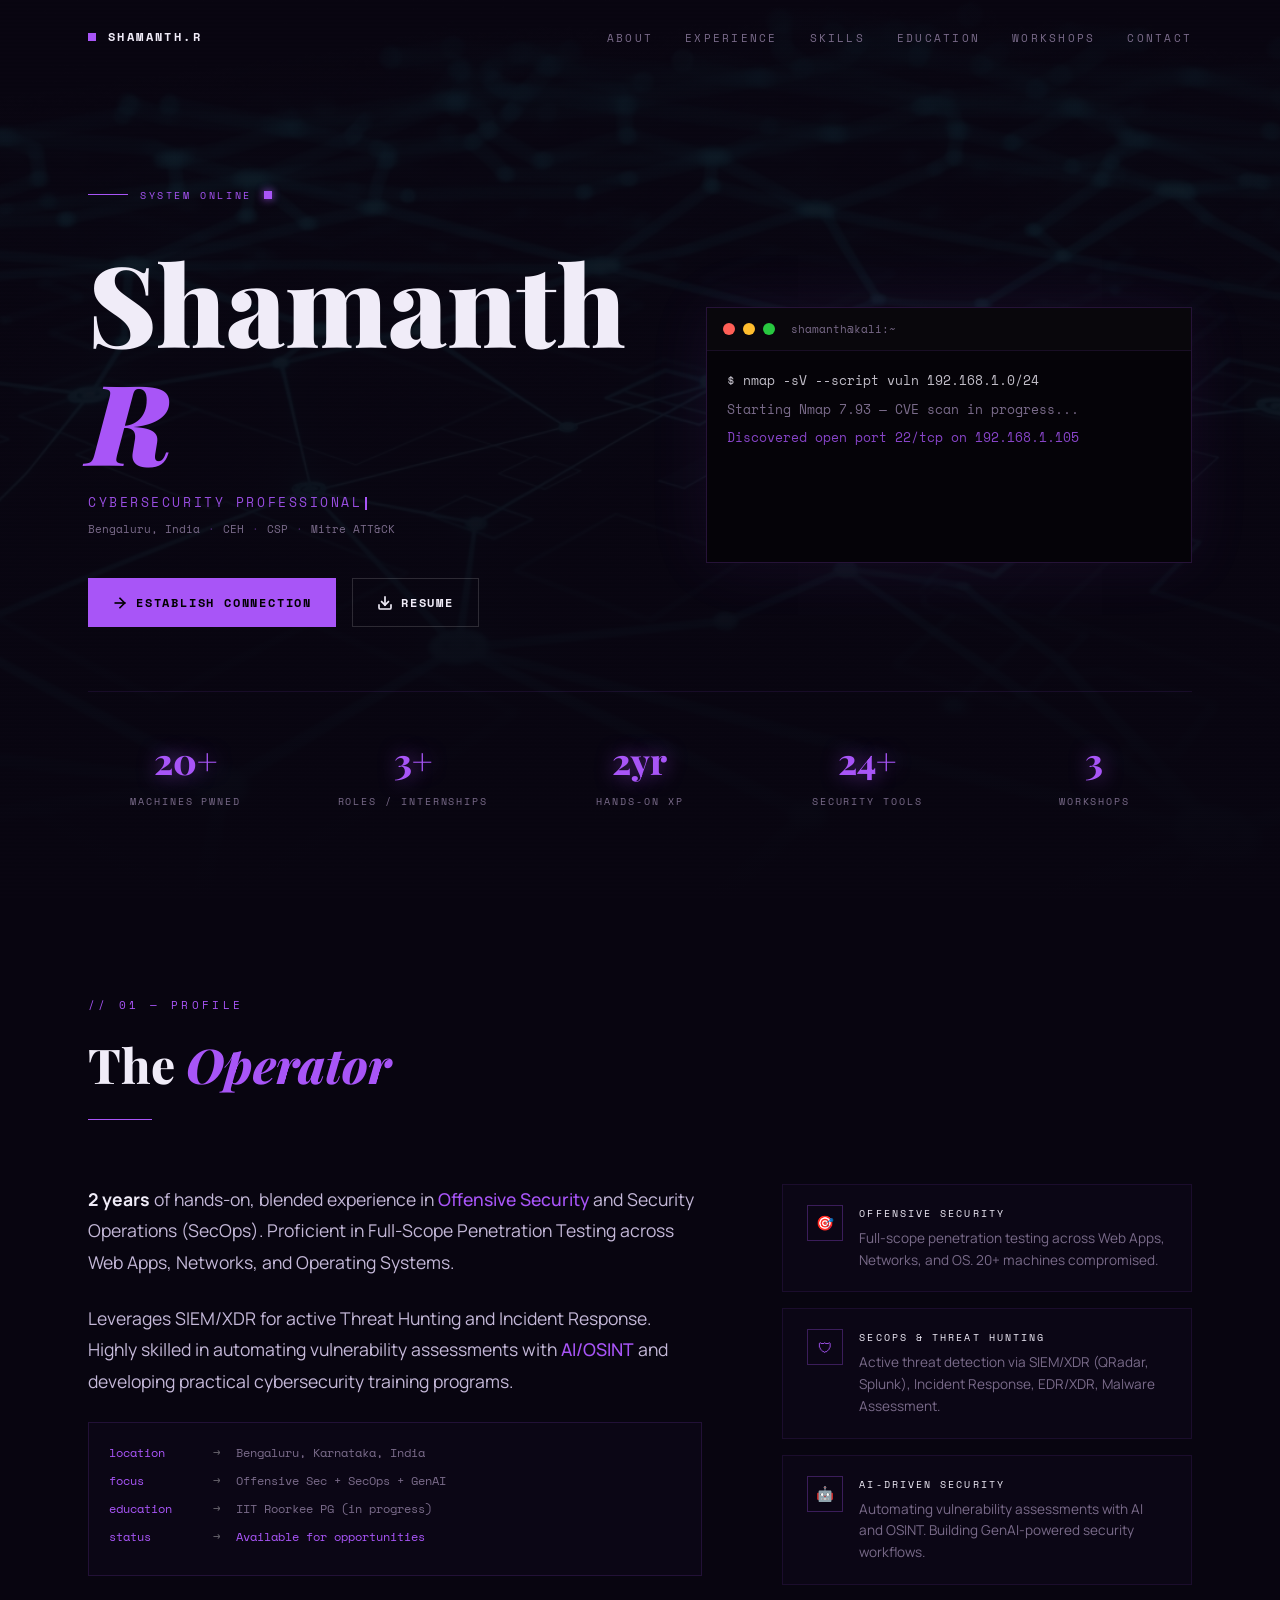
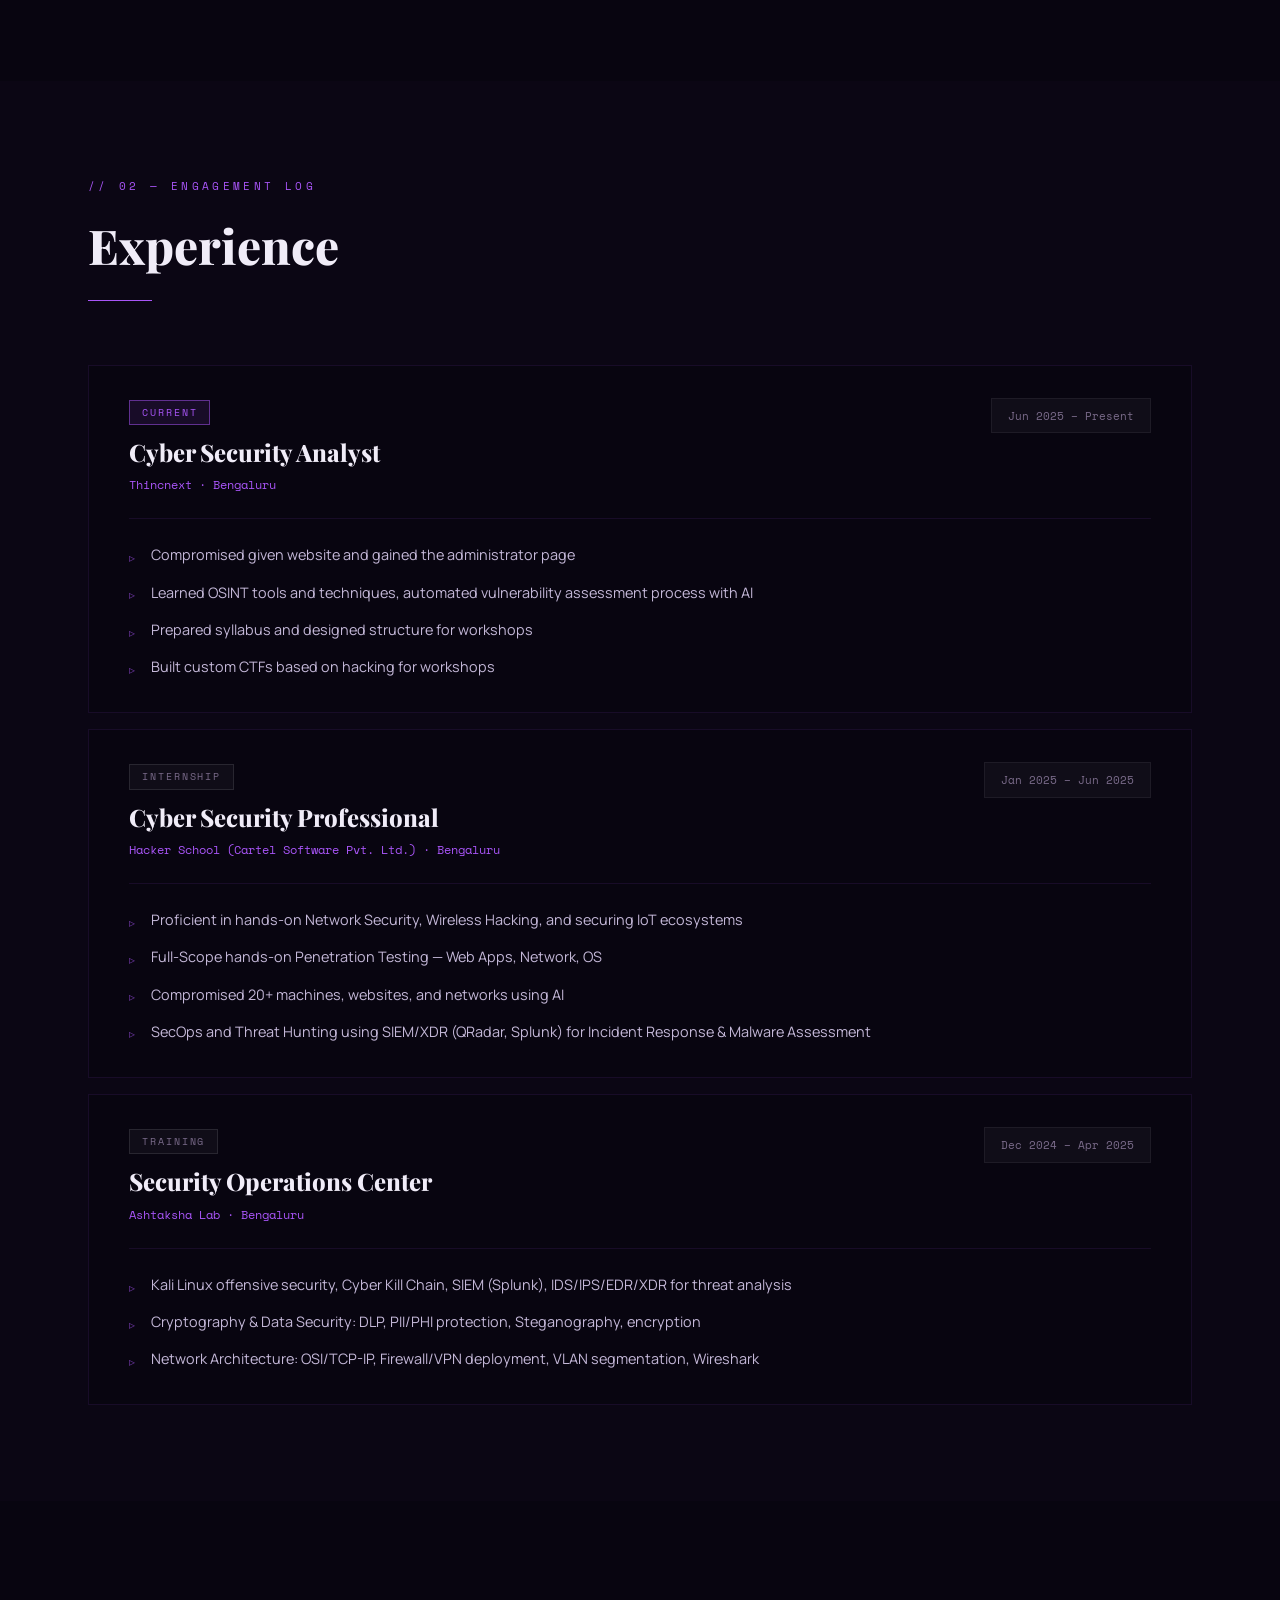
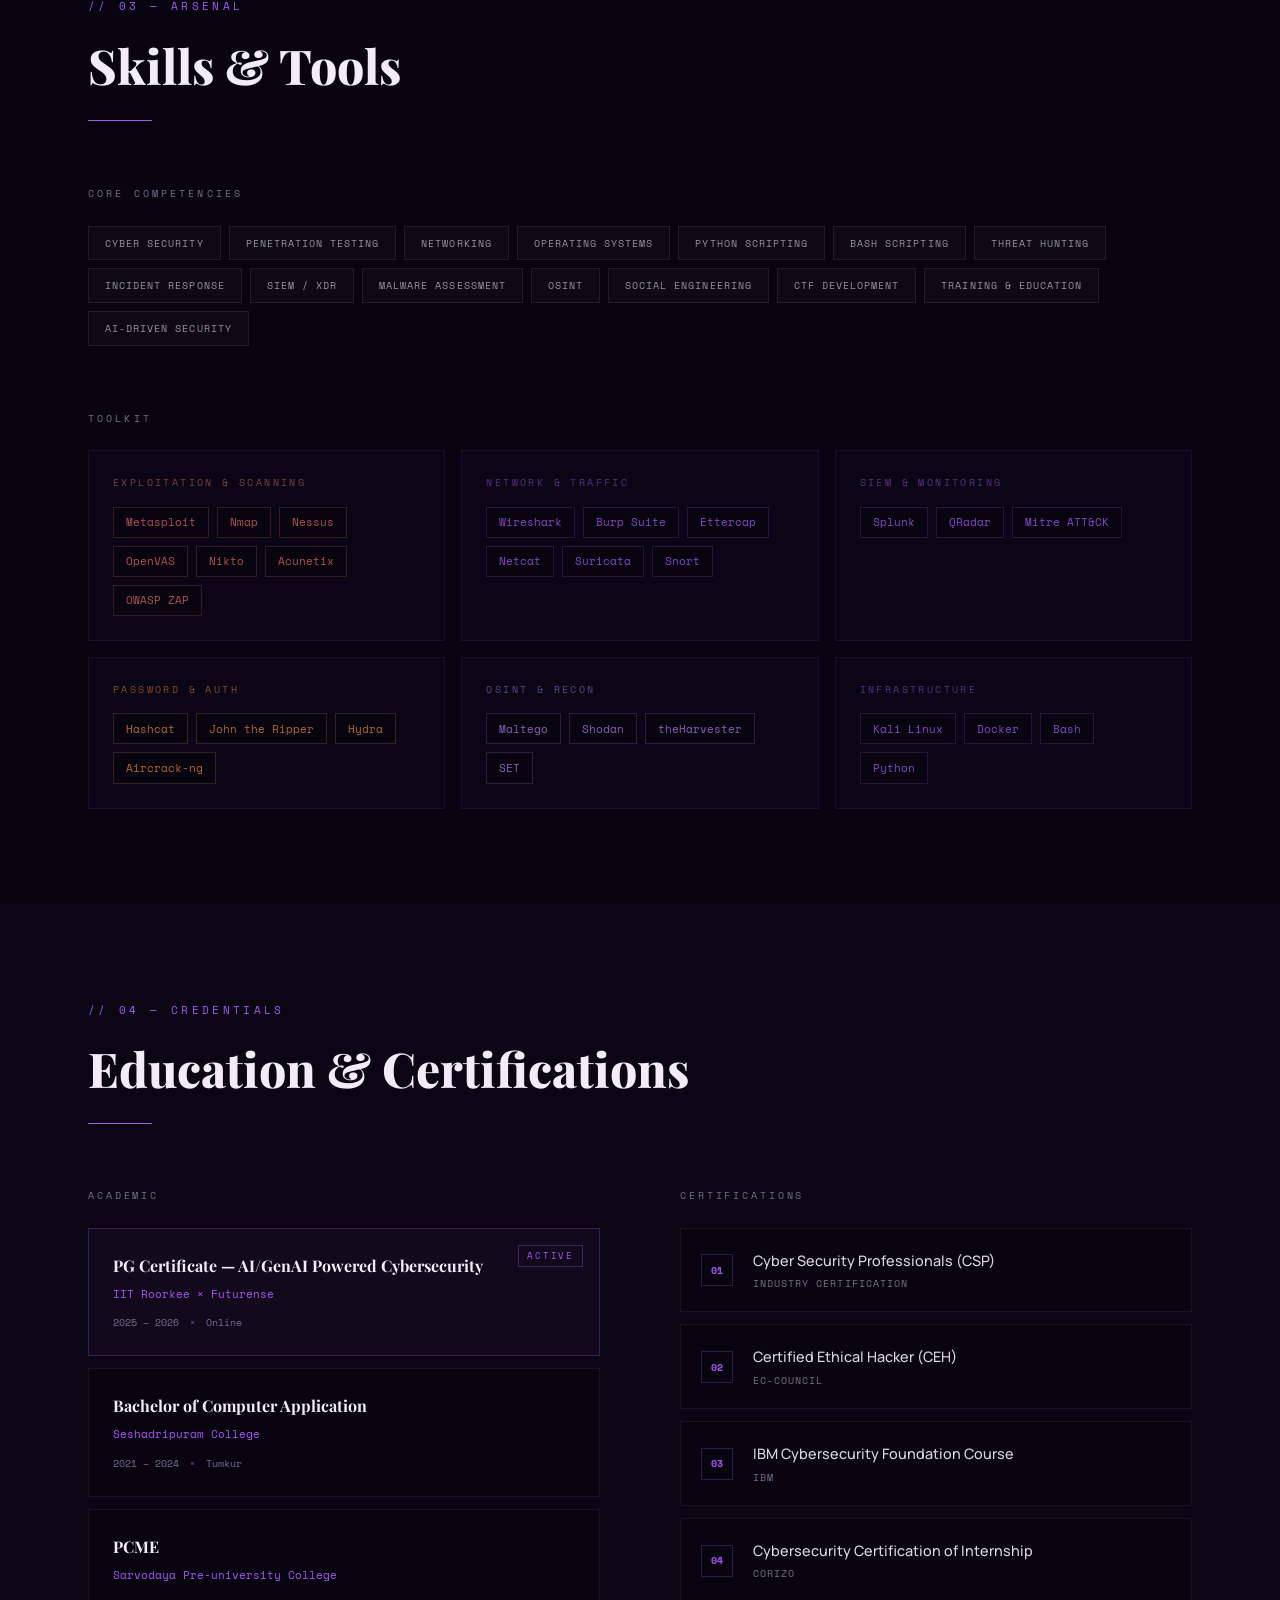
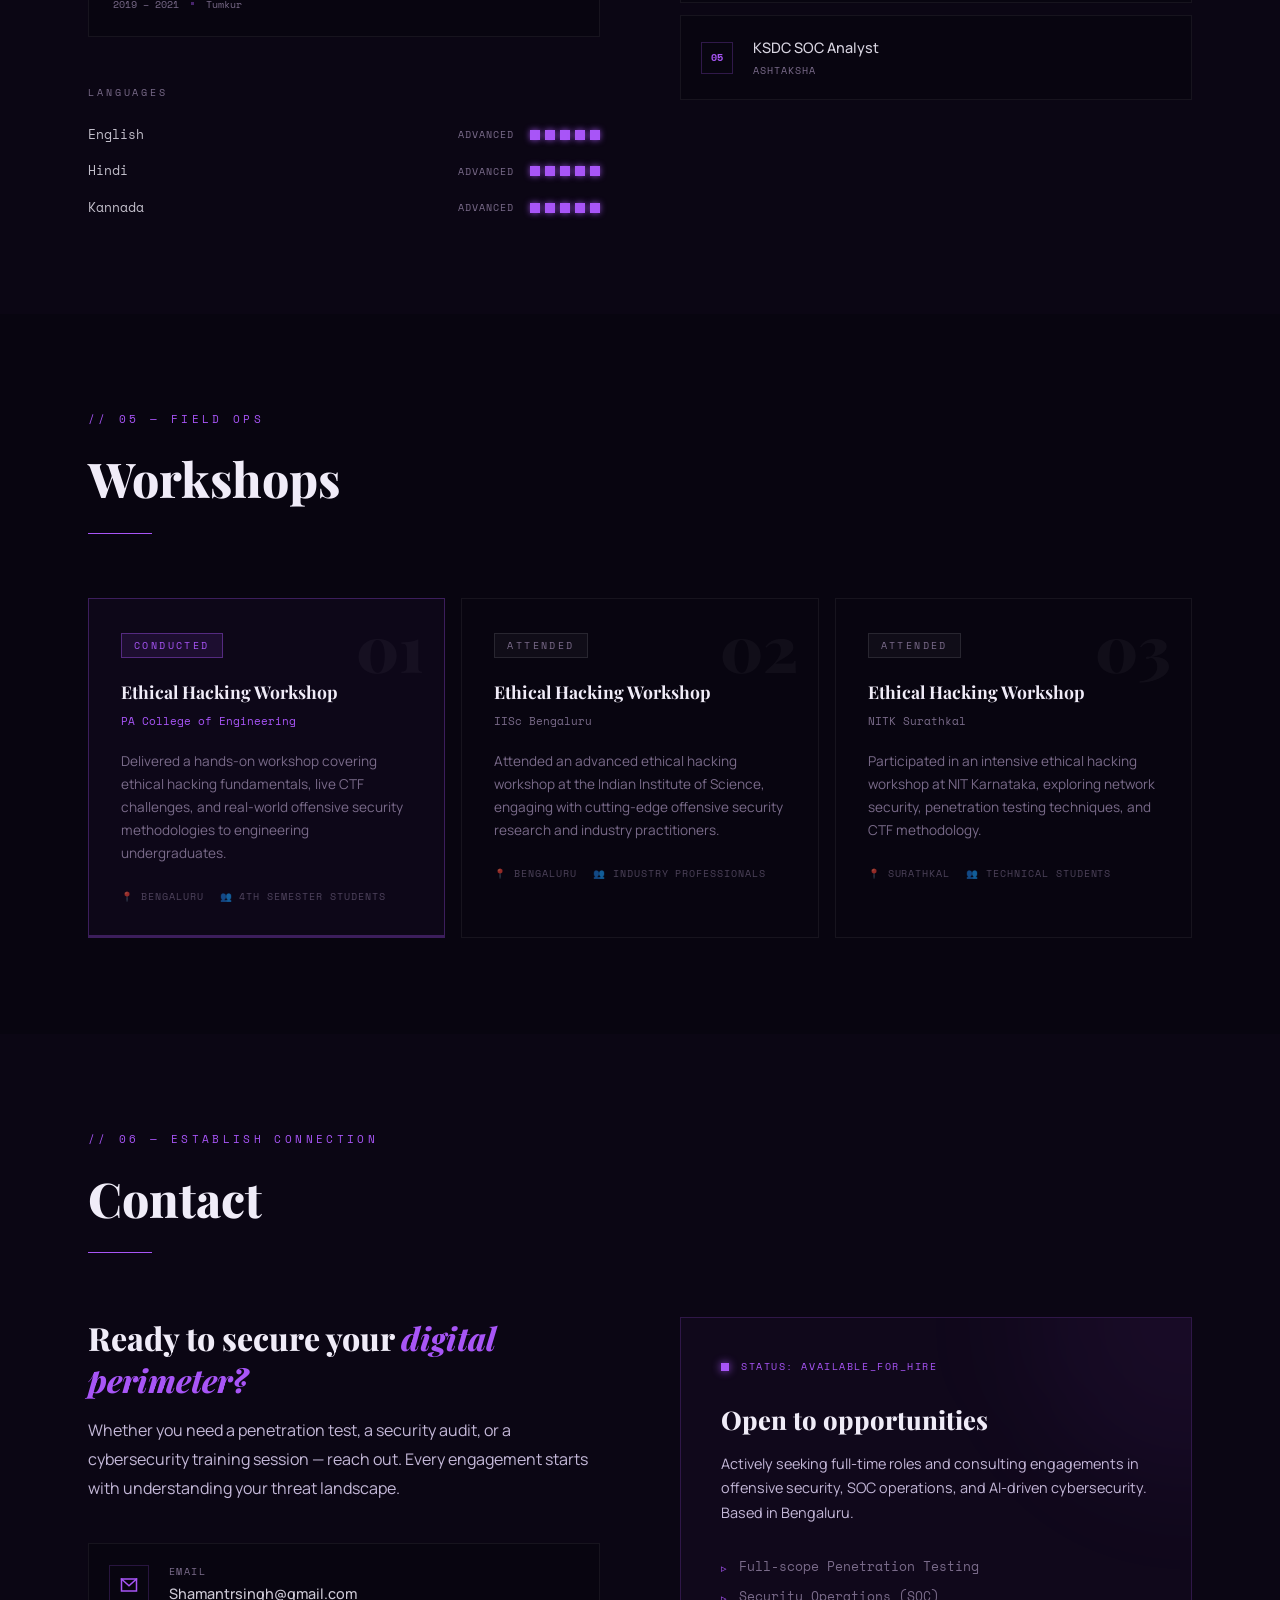
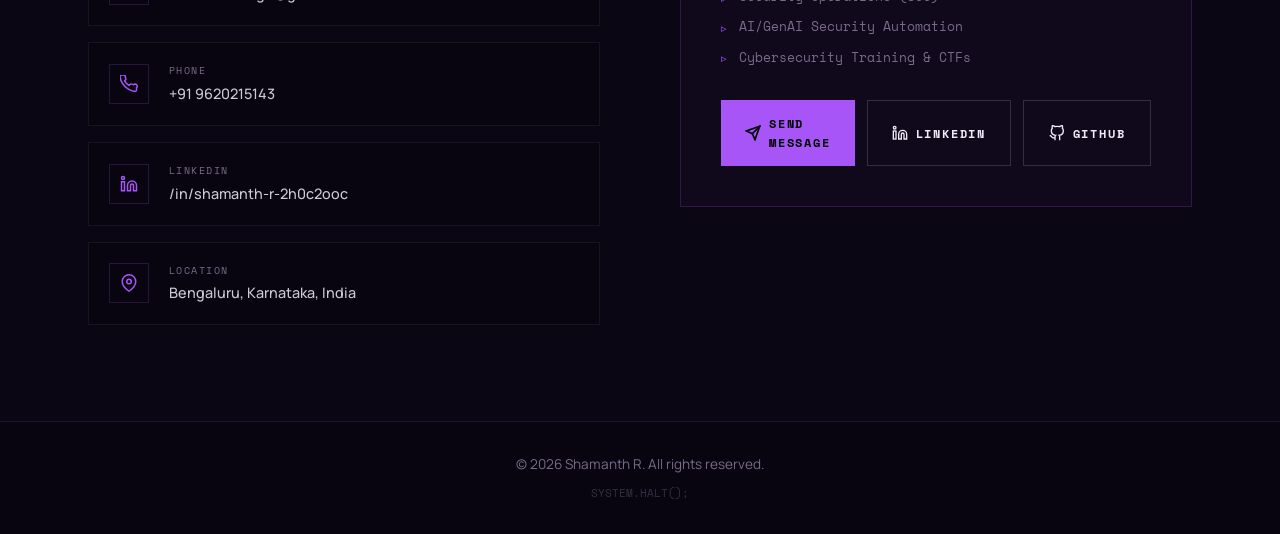
<file: index.html>
<!DOCTYPE html>
<html lang="en">
<head>
  <meta charset="UTF-8" />
  <meta name="viewport" content="width=device-width, initial-scale=1.0" />
  <title>Shamanth R — Cybersecurity Professional</title>
  <meta name="description" content="Portfolio of Shamanth R, Cybersecurity Professional & Ethical Hacker specialising in Offensive Security, SecOps, and AI-driven security." />
  <link rel="stylesheet" href="styles.css" />
</head>
<body>

<!-- Progress bar -->
<div id="progress-bar"></div>

<!-- ═══ NAVBAR ═══════════════════════════════════════════ -->
<nav id="navbar">
  <div class="container nav-inner">
    <a class="nav-logo" data-scroll="#hero">
      <span class="nav-dot"></span>
      Shamanth.R
    </a>
    <ul class="nav-links">
      <li><a data-scroll="#about">About</a></li>
      <li><a data-scroll="#experience">Experience</a></li>
      <li><a data-scroll="#skills">Skills</a></li>
      <li><a data-scroll="#education">Education</a></li>
      <li><a data-scroll="#workshops">Workshops</a></li>
      <li><a data-scroll="#contact">Contact</a></li>
    </ul>
    <button class="nav-hamburger" id="hamburger" aria-label="Menu">
      <span class="hamburger-icon"></span>
    </button>
  </div>
</nav>

<!-- Mobile menu -->
<div id="mobile-menu">
  <a data-scroll="#about">About</a>
  <a data-scroll="#experience">Experience</a>
  <a data-scroll="#skills">Skills</a>
  <a data-scroll="#education">Education</a>
  <a data-scroll="#workshops">Workshops</a>
  <a data-scroll="#contact">Contact</a>
</div>

<!-- ═══ HERO ══════════════════════════════════════════════ -->
<section id="hero">
  <div class="hero-bg">
    <img src="hero-bg.png" alt="" aria-hidden="true" />
  </div>
  <div class="hero-scanlines"></div>

  <div class="container hero-inner">
    <!-- Status -->
    <div class="hero-status">
      <span class="hero-status-line"></span>
      <span class="hero-status-text">System Online</span>
      <span class="hero-status-dot"></span>
    </div>

    <!-- Two-col grid -->
    <div class="hero-grid">
      <!-- Left -->
      <div>
        <h1 class="hero-name">Shamanth <span class="accent">R</span></h1>

        <div class="hero-typewriter">
          <span id="tw-text"></span>
          <span class="tw-cursor"></span>
        </div>

        <div class="hero-tags">
          <span>Bengaluru, India</span>
          <span class="dot">·</span>
          <span>CEH</span>
          <span class="dot">·</span>
          <span>CSP</span>
          <span class="dot">·</span>
          <span>Mitre ATT&amp;CK</span>
        </div>

        <div class="hero-btns">
          <button class="btn-primary" data-scroll="#contact">
            <svg class="btn-icon" xmlns="http://www.w3.org/2000/svg" viewBox="0 0 24 24" fill="none" stroke="currentColor" stroke-width="2.5" stroke-linecap="square"><line x1="5" y1="12" x2="19" y2="12"/><polyline points="12 5 19 12 12 19"/></svg>
            Establish Connection
          </button>
          <a class="btn-ghost" href="resume.pdf" download="Shamanth_R_Resume.pdf">
            <svg class="btn-icon" xmlns="http://www.w3.org/2000/svg" viewBox="0 0 24 24" fill="none" stroke="currentColor" stroke-width="2.5" stroke-linecap="square"><path d="M21 15v4a2 2 0 01-2 2H5a2 2 0 01-2-2v-4"/><polyline points="7 10 12 15 17 10"/><line x1="12" y1="15" x2="12" y2="3"/></svg>
            Resume
          </a>
        </div>
      </div>

      <!-- Right: Terminal -->
      <div class="terminal">
        <div class="terminal-bar">
          <span class="t-dot red"></span>
          <span class="t-dot yellow"></span>
          <span class="t-dot green"></span>
          <span class="t-title">shamanth@kali:~</span>
        </div>
        <div class="terminal-body" id="term-body"></div>
      </div>
    </div>

    <!-- Stats -->
    <div class="hero-stats">
      <div><p class="stat-val">20+</p><p class="stat-lbl">Machines Pwned</p></div>
      <div><p class="stat-val">3+</p><p class="stat-lbl">Roles / Internships</p></div>
      <div><p class="stat-val">2yr</p><p class="stat-lbl">Hands-on XP</p></div>
      <div><p class="stat-val">24+</p><p class="stat-lbl">Security Tools</p></div>
      <div><p class="stat-val">3</p><p class="stat-lbl">Workshops</p></div>
    </div>
  </div>
</section>

<!-- ═══ ABOUT ══════════════════════════════════════════════ -->
<section id="about">
  <div class="container">
    <div class="reveal">
      <p class="section-tag">// 01 — Profile</p>
      <h2 class="section-title">The <em style="color:var(--primary)">Operator</em></h2>
      <div class="section-line"></div>
    </div>

    <div class="about-grid">
      <div class="reveal">
        <p class="about-lead">
          <strong>2 years</strong> of hands-on, blended experience in
          <span class="hl">Offensive Security</span> and Security Operations (SecOps).
          Proficient in Full-Scope Penetration Testing across Web Apps, Networks, and Operating Systems.
        </p>
        <p class="about-lead">
          Leverages SIEM/XDR for active Threat Hunting and Incident Response. Highly skilled in
          automating vulnerability assessments with <span class="hl">AI/OSINT</span> and developing
          practical cybersecurity training programs.
        </p>
        <div class="about-terminal">
          <div class="abt-row"><span>location</span><span class="arrow">→</span><span>Bengaluru, Karnataka, India</span></div>
          <div class="abt-row"><span>focus</span><span class="arrow">→</span><span>Offensive Sec + SecOps + GenAI</span></div>
          <div class="abt-row"><span>education</span><span class="arrow">→</span><span>IIT Roorkee PG (in progress)</span></div>
          <div class="abt-row"><span>status</span><span class="arrow">→</span><span class="live">Available for opportunities</span></div>
        </div>
      </div>

      <div class="pillars reveal-right">
        <div class="pillar">
          <div class="pillar-icon">🎯</div>
          <div>
            <p class="pillar-title">Offensive Security</p>
            <p class="pillar-desc">Full-scope penetration testing across Web Apps, Networks, and OS. 20+ machines compromised.</p>
          </div>
        </div>
        <div class="pillar">
          <div class="pillar-icon">🛡</div>
          <div>
            <p class="pillar-title">SecOps & Threat Hunting</p>
            <p class="pillar-desc">Active threat detection via SIEM/XDR (QRadar, Splunk), Incident Response, EDR/XDR, Malware Assessment.</p>
          </div>
        </div>
        <div class="pillar">
          <div class="pillar-icon">🤖</div>
          <div>
            <p class="pillar-title">AI-Driven Security</p>
            <p class="pillar-desc">Automating vulnerability assessments with AI and OSINT. Building GenAI-powered security workflows.</p>
          </div>
        </div>
      </div>
    </div>
  </div>
</section>

<!-- ═══ EXPERIENCE ═════════════════════════════════════════ -->
<section id="experience">
  <div class="container">
    <div class="reveal">
      <p class="section-tag">// 02 — Engagement Log</p>
      <h2 class="section-title">Experience</h2>
      <div class="section-line"></div>
    </div>

    <div class="exp-list">
      <!-- Card 1 -->
      <div class="exp-card reveal">
        <div class="exp-head">
          <div>
            <span class="exp-badge current">Current</span>
            <h3 class="exp-role">Cyber Security Analyst</h3>
            <p class="exp-company">Thincnext · Bengaluru</p>
          </div>
          <span class="exp-date">Jun 2025 – Present</span>
        </div>
        <div class="exp-divider"></div>
        <ul class="exp-points">
          <li>Compromised given website and gained the administrator page</li>
          <li>Learned OSINT tools and techniques, automated vulnerability assessment process with AI</li>
          <li>Prepared syllabus and designed structure for workshops</li>
          <li>Built custom CTFs based on hacking for workshops</li>
        </ul>
      </div>

      <!-- Card 2 -->
      <div class="exp-card reveal">
        <div class="exp-head">
          <div>
            <span class="exp-badge intern">Internship</span>
            <h3 class="exp-role">Cyber Security Professional</h3>
            <p class="exp-company">Hacker School (Cartel Software Pvt. Ltd.) · Bengaluru</p>
          </div>
          <span class="exp-date">Jan 2025 – Jun 2025</span>
        </div>
        <div class="exp-divider"></div>
        <ul class="exp-points">
          <li>Proficient in hands-on Network Security, Wireless Hacking, and securing IoT ecosystems</li>
          <li>Full-Scope hands-on Penetration Testing — Web Apps, Network, OS</li>
          <li>Compromised 20+ machines, websites, and networks using AI</li>
          <li>SecOps and Threat Hunting using SIEM/XDR (QRadar, Splunk) for Incident Response &amp; Malware Assessment</li>
        </ul>
      </div>

      <!-- Card 3 -->
      <div class="exp-card reveal">
        <div class="exp-head">
          <div>
            <span class="exp-badge train">Training</span>
            <h3 class="exp-role">Security Operations Center</h3>
            <p class="exp-company">Ashtaksha Lab · Bengaluru</p>
          </div>
          <span class="exp-date">Dec 2024 – Apr 2025</span>
        </div>
        <div class="exp-divider"></div>
        <ul class="exp-points">
          <li>Kali Linux offensive security, Cyber Kill Chain, SIEM (Splunk), IDS/IPS/EDR/XDR for threat analysis</li>
          <li>Cryptography &amp; Data Security: DLP, PII/PHI protection, Steganography, encryption</li>
          <li>Network Architecture: OSI/TCP-IP, Firewall/VPN deployment, VLAN segmentation, Wireshark</li>
        </ul>
      </div>
    </div>
  </div>
</section>

<!-- ═══ SKILLS ═════════════════════════════════════════════ -->
<section id="skills">
  <div class="container">
    <div class="reveal">
      <p class="section-tag">// 03 — Arsenal</p>
      <h2 class="section-title">Skills &amp; Tools</h2>
      <div class="section-line"></div>
    </div>

    <div class="reveal">
      <p class="skills-label">Core Competencies</p>
      <div class="skills-chips">
        <span class="chip">Cyber Security</span><span class="chip">Penetration Testing</span>
        <span class="chip">Networking</span><span class="chip">Operating Systems</span>
        <span class="chip">Python Scripting</span><span class="chip">Bash Scripting</span>
        <span class="chip">Threat Hunting</span><span class="chip">Incident Response</span>
        <span class="chip">SIEM / XDR</span><span class="chip">Malware Assessment</span>
        <span class="chip">OSINT</span><span class="chip">Social Engineering</span>
        <span class="chip">CTF Development</span><span class="chip">Training &amp; Education</span>
        <span class="chip">AI-Driven Security</span>
      </div>
    </div>

    <div class="reveal">
      <p class="skills-label">Toolkit</p>
      <div class="tools-grid">
        <div class="tool-group">
          <p class="tool-cat red">Exploitation &amp; Scanning</p>
          <div class="tool-tags">
            <span class="tool-tag red">Metasploit</span><span class="tool-tag red">Nmap</span>
            <span class="tool-tag red">Nessus</span><span class="tool-tag red">OpenVAS</span>
            <span class="tool-tag red">Nikto</span><span class="tool-tag red">Acunetix</span>
            <span class="tool-tag red">OWASP ZAP</span>
          </div>
        </div>
        <div class="tool-group">
          <p class="tool-cat cyan">Network &amp; Traffic</p>
          <div class="tool-tags">
            <span class="tool-tag cyan">Wireshark</span><span class="tool-tag cyan">Burp Suite</span>
            <span class="tool-tag cyan">Ettercap</span><span class="tool-tag cyan">Netcat</span>
            <span class="tool-tag cyan">Suricata</span><span class="tool-tag cyan">Snort</span>
          </div>
        </div>
        <div class="tool-group">
          <p class="tool-cat cyan">SIEM &amp; Monitoring</p>
          <div class="tool-tags">
            <span class="tool-tag cyan">Splunk</span><span class="tool-tag cyan">QRadar</span>
            <span class="tool-tag cyan">Mitre ATT&amp;CK</span>
          </div>
        </div>
        <div class="tool-group">
          <p class="tool-cat orange">Password &amp; Auth</p>
          <div class="tool-tags">
            <span class="tool-tag orange">Hashcat</span><span class="tool-tag orange">John the Ripper</span>
            <span class="tool-tag orange">Hydra</span><span class="tool-tag orange">Aircrack-ng</span>
          </div>
        </div>
        <div class="tool-group">
          <p class="tool-cat purple">OSINT &amp; Recon</p>
          <div class="tool-tags">
            <span class="tool-tag purple">Maltego</span><span class="tool-tag purple">Shodan</span>
            <span class="tool-tag purple">theHarvester</span><span class="tool-tag purple">SET</span>
          </div>
        </div>
        <div class="tool-group">
          <p class="tool-cat cyan">Infrastructure</p>
          <div class="tool-tags">
            <span class="tool-tag cyan">Kali Linux</span><span class="tool-tag cyan">Docker</span>
            <span class="tool-tag cyan">Bash</span><span class="tool-tag cyan">Python</span>
          </div>
        </div>
      </div>
    </div>
  </div>
</section>

<!-- ═══ EDUCATION ══════════════════════════════════════════ -->
<section id="education">
  <div class="container">
    <div class="reveal">
      <p class="section-tag">// 04 — Credentials</p>
      <h2 class="section-title">Education &amp; Certifications</h2>
      <div class="section-line"></div>
    </div>

    <div class="edu-grid">
      <!-- Left -->
      <div class="reveal-left">
        <p class="edu-sub">Academic</p>
        <div class="edu-cards">
          <div class="edu-card active">
            <span class="edu-active-badge">Active</span>
            <p class="edu-degree">PG Certificate — AI/GenAI Powered Cybersecurity</p>
            <p class="edu-inst">IIT Roorkee × Futurense</p>
            <div class="edu-meta"><span>2025 – 2026</span><span class="edu-meta-sep"></span><span>Online</span></div>
          </div>
          <div class="edu-card">
            <p class="edu-degree">Bachelor of Computer Application</p>
            <p class="edu-inst">Seshadripuram College</p>
            <div class="edu-meta"><span>2021 – 2024</span><span class="edu-meta-sep"></span><span>Tumkur</span></div>
          </div>
          <div class="edu-card">
            <p class="edu-degree">PCME</p>
            <p class="edu-inst">Sarvodaya Pre-university College</p>
            <div class="edu-meta"><span>2019 – 2021</span><span class="edu-meta-sep"></span><span>Tumkur</span></div>
          </div>
        </div>

        <p class="edu-sub">Languages</p>
        <div class="lang-list">
          <div class="lang-row">
            <span class="lang-name">English</span>
            <div class="lang-right">
              <span class="lang-level">Advanced</span>
              <div class="lang-dots">
                <span class="lang-dot on"></span><span class="lang-dot on"></span><span class="lang-dot on"></span><span class="lang-dot on"></span><span class="lang-dot on"></span>
              </div>
            </div>
          </div>
          <div class="lang-row">
            <span class="lang-name">Hindi</span>
            <div class="lang-right">
              <span class="lang-level">Advanced</span>
              <div class="lang-dots">
                <span class="lang-dot on"></span><span class="lang-dot on"></span><span class="lang-dot on"></span><span class="lang-dot on"></span><span class="lang-dot on"></span>
              </div>
            </div>
          </div>
          <div class="lang-row">
            <span class="lang-name">Kannada</span>
            <div class="lang-right">
              <span class="lang-level">Advanced</span>
              <div class="lang-dots">
                <span class="lang-dot on"></span><span class="lang-dot on"></span><span class="lang-dot on"></span><span class="lang-dot on"></span><span class="lang-dot on"></span>
              </div>
            </div>
          </div>
        </div>
      </div>

      <!-- Right: Certifications -->
      <div class="reveal-right">
        <p class="edu-sub">Certifications</p>
        <div class="cert-list">
          <div class="cert-item">
            <div class="cert-num">01</div>
            <div><p class="cert-name">Cyber Security Professionals (CSP)</p><p class="cert-issuer">Industry Certification</p></div>
          </div>
          <div class="cert-item">
            <div class="cert-num">02</div>
            <div><p class="cert-name">Certified Ethical Hacker (CEH)</p><p class="cert-issuer">EC-Council</p></div>
          </div>
          <div class="cert-item">
            <div class="cert-num">03</div>
            <div><p class="cert-name">IBM Cybersecurity Foundation Course</p><p class="cert-issuer">IBM</p></div>
          </div>
          <div class="cert-item">
            <div class="cert-num">04</div>
            <div><p class="cert-name">Cybersecurity Certification of Internship</p><p class="cert-issuer">Corizo</p></div>
          </div>
          <div class="cert-item">
            <div class="cert-num">05</div>
            <div><p class="cert-name">KSDC SOC Analyst</p><p class="cert-issuer">Ashtaksha</p></div>
          </div>
        </div>
      </div>
    </div>
  </div>
</section>

<!-- ═══ WORKSHOPS ══════════════════════════════════════════ -->
<section id="workshops">
  <div class="container">
    <div class="reveal">
      <p class="section-tag">// 05 — Field Ops</p>
      <h2 class="section-title">Workshops</h2>
      <div class="section-line"></div>
    </div>

    <div class="ws-grid">
      <div class="ws-card conducted reveal">
        <span class="ws-index">01</span>
        <span class="ws-type conducted">Conducted</span>
        <h3 class="ws-title">Ethical Hacking Workshop</h3>
        <p class="ws-inst">PA College of Engineering</p>
        <p class="ws-desc">Delivered a hands-on workshop covering ethical hacking fundamentals, live CTF challenges, and real-world offensive security methodologies to engineering undergraduates.</p>
        <div class="ws-meta">
          <span>📍 Bengaluru</span>
          <span>👥 4th Semester Students</span>
        </div>
      </div>
      <div class="ws-card reveal">
        <span class="ws-index">02</span>
        <span class="ws-type attended">Attended</span>
        <h3 class="ws-title">Ethical Hacking Workshop</h3>
        <p class="ws-inst">IISc Bengaluru</p>
        <p class="ws-desc">Attended an advanced ethical hacking workshop at the Indian Institute of Science, engaging with cutting-edge offensive security research and industry practitioners.</p>
        <div class="ws-meta">
          <span>📍 Bengaluru</span>
          <span>👥 Industry Professionals</span>
        </div>
      </div>
      <div class="ws-card reveal">
        <span class="ws-index">03</span>
        <span class="ws-type attended">Attended</span>
        <h3 class="ws-title">Ethical Hacking Workshop</h3>
        <p class="ws-inst">NITK Surathkal</p>
        <p class="ws-desc">Participated in an intensive ethical hacking workshop at NIT Karnataka, exploring network security, penetration testing techniques, and CTF methodology.</p>
        <div class="ws-meta">
          <span>📍 Surathkal</span>
          <span>👥 Technical Students</span>
        </div>
      </div>
    </div>
  </div>
</section>

<!-- ═══ CONTACT ════════════════════════════════════════════ -->
<section id="contact">
  <div class="container">
    <div class="reveal">
      <p class="section-tag">// 06 — Establish Connection</p>
      <h2 class="section-title">Contact</h2>
      <div class="section-line"></div>
    </div>

    <div class="contact-grid">
      <!-- Left -->
      <div class="reveal-left">
        <p class="contact-heading">Ready to secure your <em class="hl">digital perimeter?</em></p>
        <p class="contact-sub">Whether you need a penetration test, a security audit, or a cybersecurity training session — reach out. Every engagement starts with understanding your threat landscape.</p>

        <div class="contact-items">
          <a class="contact-item" href="mailto:Shamantrsingh@gmail.com">
            <div class="contact-icon">
              <svg width="18" height="18" viewBox="0 0 24 24" fill="none" stroke="currentColor" stroke-width="2" stroke-linecap="square"><rect x="2" y="4" width="20" height="16" rx="0"/><polyline points="2,4 12,13 22,4"/></svg>
            </div>
            <div><p class="contact-lbl">Email</p><p class="contact-val">Shamantrsingh@gmail.com</p></div>
          </a>
          <a class="contact-item" href="tel:+919620215143">
            <div class="contact-icon">
              <svg width="18" height="18" viewBox="0 0 24 24" fill="none" stroke="currentColor" stroke-width="2" stroke-linecap="square"><path d="M22 16.92v3a2 2 0 01-2.18 2 19.79 19.79 0 01-8.63-3.07A19.5 19.5 0 013.07 10.8 19.79 19.79 0 0 1 .07 2.18 2 2 0 012.03 0h3a2 2 0 012 1.72c.127.96.361 1.903.7 2.81a2 2 0 01-.45 2.11L6.09 7.91a16 16 0 006 6l1.27-1.27a2 2 0 012.11-.45c.907.339 1.85.573 2.81.7A2 2 0 0122 16.92z"/></svg>
            </div>
            <div><p class="contact-lbl">Phone</p><p class="contact-val">+91 9620215143</p></div>
          </a>
          <a class="contact-item" href="https://www.linkedin.com/in/shamanth-r-2h0c2ooc" target="_blank" rel="noreferrer">
            <div class="contact-icon">
              <svg width="18" height="18" viewBox="0 0 24 24" fill="none" stroke="currentColor" stroke-width="2" stroke-linecap="square"><path d="M16 8a6 6 0 016 6v7h-4v-7a2 2 0 00-2-2 2 2 0 00-2 2v7h-4v-7a6 6 0 016-6z"/><rect x="2" y="9" width="4" height="12"/><circle cx="4" cy="4" r="2"/></svg>
            </div>
            <div><p class="contact-lbl">LinkedIn</p><p class="contact-val">/in/shamanth-r-2h0c2ooc</p></div>
          </a>
          <div class="contact-item">
            <div class="contact-icon">
              <svg width="18" height="18" viewBox="0 0 24 24" fill="none" stroke="currentColor" stroke-width="2" stroke-linecap="square"><path d="M21 10c0 7-9 13-9 13S3 17 3 10a9 9 0 0118 0z"/><circle cx="12" cy="10" r="3"/></svg>
            </div>
            <div><p class="contact-lbl">Location</p><p class="contact-val">Bengaluru, Karnataka, India</p></div>
          </div>
        </div>
      </div>

      <!-- Right: CTA card -->
      <div class="reveal-right">
        <div class="cta-card">
          <div class="cta-glow"></div>
          <div class="cta-status">
            <span class="cta-dot"></span>
            <span class="cta-status-text">Status: Available_for_hire</span>
          </div>
          <h3 class="cta-heading">Open to opportunities</h3>
          <p class="cta-sub">Actively seeking full-time roles and consulting engagements in offensive security, SOC operations, and AI-driven cybersecurity. Based in Bengaluru.</p>
          <ul class="cta-services">
            <li>Full-scope Penetration Testing</li>
            <li>Security Operations (SOC)</li>
            <li>AI/GenAI Security Automation</li>
            <li>Cybersecurity Training &amp; CTFs</li>
          </ul>
          <div class="cta-btns">
            <a class="btn-primary" href="mailto:Shamantrsingh@gmail.com">
              <svg class="btn-icon" xmlns="http://www.w3.org/2000/svg" viewBox="0 0 24 24" fill="none" stroke="currentColor" stroke-width="2.5" stroke-linecap="square"><line x1="22" y1="2" x2="11" y2="13"/><polygon points="22 2 15 22 11 13 2 9 22 2"/></svg>
              Send Message
            </a>
            <a class="btn-ghost" href="https://www.linkedin.com/in/shamanth-r-2h0c2ooc" target="_blank" rel="noreferrer">
              <svg class="btn-icon" viewBox="0 0 24 24" fill="none" stroke="currentColor" stroke-width="2" stroke-linecap="square"><path d="M16 8a6 6 0 016 6v7h-4v-7a2 2 0 00-2-2 2 2 0 00-2 2v7h-4v-7a6 6 0 016-6z"/><rect x="2" y="9" width="4" height="12"/><circle cx="4" cy="4" r="2"/></svg>
              LinkedIn
            </a>
            <a class="btn-ghost" href="https://github.com/shamanthwick" target="_blank" rel="noreferrer">
              <svg class="btn-icon" viewBox="0 0 24 24" fill="none" stroke="currentColor" stroke-width="2" stroke-linecap="square"><path d="M9 19c-5 1.5-5-2.5-7-3m14 6v-3.87a3.37 3.37 0 00-.94-2.61c3.14-.35 6.44-1.54 6.44-7A5.44 5.44 0 0020 4.77 5.07 5.07 0 0019.91 1S18.73.65 16 2.48a13.38 13.38 0 00-7 0C6.27.65 5.09 1 5.09 1A5.07 5.07 0 005 4.77a5.44 5.44 0 00-1.5 3.78c0 5.42 3.3 6.61 6.44 7A3.37 3.37 0 009 18.13V22"/></svg>
              GitHub
            </a>
          </div>
        </div>
      </div>
    </div>
  </div>
</section>

<!-- ═══ FOOTER ═════════════════════════════════════════════ -->
<footer>
  <div class="container">
    <p class="footer-copy">&copy; <span id="year"></span> Shamanth R. All rights reserved.</p>
    <p class="footer-sig">SYSTEM.HALT();</p>
  </div>
</footer>

<script>document.getElementById('year').textContent = new Date().getFullYear();</script>
<script src="script.js"></script>
</body>
</html>
</file>
<file: styles.css>
@import url('https://fonts.googleapis.com/css2?family=Space+Mono:ital,wght@0,400;0,700;1,400&family=Manrope:wght@300;400;500;600;700;800&family=Playfair+Display:ital,wght@0,400;0,600;0,700;0,800;0,900;1,400;1,700&display=swap');

*, *::before, *::after { box-sizing: border-box; margin: 0; padding: 0; }

:root {
  --bg:        #080510;
  --bg2:       #0e0a1a;
  --bg3:       #130d20;
  --primary:   #a855f7;
  --primary2:  #9333ea;
  --fg:        #f0ecf8;
  --fg2:       #c4b8d8;
  --muted:     #7a6b8a;
  --border:    #1e1530;
  --border2:   #2a1f42;
  --font-sans: 'Manrope', system-ui, sans-serif;
  --font-serif:'Playfair Display', Georgia, serif;
  --font-mono: 'Space Mono', 'Courier New', monospace;
}

html { scroll-behavior: smooth; }

body {
  background: var(--bg);
  color: var(--fg);
  font-family: var(--font-sans);
  font-size: 16px;
  line-height: 1.6;
  overflow-x: hidden;
  -webkit-font-smoothing: antialiased;
}

a { color: inherit; text-decoration: none; }
img { display: block; max-width: 100%; }

/* ── Scroll progress ─────────────────────────── */
#progress-bar {
  position: fixed; top: 0; left: 0; height: 3px;
  background: var(--primary); width: 0%;
  box-shadow: 0 0 10px rgba(168,85,247,.6);
  z-index: 1000; transition: width .1s linear;
}

/* ── Containers ──────────────────────────────── */
.container { max-width: 1200px; margin: 0 auto; padding: 0 2rem; }
@media(min-width:768px){ .container { padding: 0 3rem; } }

/* ── Navbar ──────────────────────────────────── */
#navbar {
  position: fixed; top: 0; left: 0; right: 0; z-index: 100;
  padding: 1.5rem 0; transition: all .3s;
}
#navbar.scrolled {
  background: rgba(8,5,16,.85);
  backdrop-filter: blur(16px);
  border-bottom: 1px solid var(--border);
  padding: 1rem 0;
}
.nav-inner {
  display: flex; align-items: center; justify-content: space-between;
}
.nav-logo {
  display: flex; align-items: center; gap: .75rem;
  font-family: var(--font-mono); font-size: .75rem;
  font-weight: 700; letter-spacing: .2em; text-transform: uppercase;
  cursor: pointer; transition: color .2s;
}
.nav-logo:hover { color: var(--primary); }
.nav-dot {
  width: 8px; height: 8px; background: var(--primary);
  transition: box-shadow .2s;
}
.nav-logo:hover .nav-dot {
  box-shadow: 0 0 10px rgba(168,85,247,.9);
}
.nav-links {
  display: flex; align-items: center; gap: 2rem; list-style: none;
}
@media(max-width:767px){ .nav-links { display: none; } }
.nav-links a {
  font-family: var(--font-mono); font-size: .7rem;
  letter-spacing: .2em; text-transform: uppercase; color: var(--muted);
  position: relative; transition: color .2s;
}
.nav-links a::after {
  content: ''; position: absolute; bottom: -3px; left: 0;
  width: 0; height: 1px; background: var(--primary); transition: width .3s;
}
.nav-links a:hover { color: var(--primary); }
.nav-links a:hover::after { width: 100%; }
.nav-hamburger {
  display: none; background: none; border: none; cursor: pointer;
  color: var(--muted); padding: .25rem;
}
@media(max-width:767px){ .nav-hamburger { display: block; } }
.hamburger-icon, .hamburger-icon::before, .hamburger-icon::after {
  display: block; width: 22px; height: 2px; background: currentColor;
  transition: all .3s;
}
.hamburger-icon { position: relative; }
.hamburger-icon::before, .hamburger-icon::after {
  content: ''; position: absolute; left: 0;
}
.hamburger-icon::before { top: -6px; }
.hamburger-icon::after  { top: 6px; }
.nav-hamburger.open .hamburger-icon { background: transparent; }
.nav-hamburger.open .hamburger-icon::before { transform: rotate(45deg) translate(4px,4px); }
.nav-hamburger.open .hamburger-icon::after  { transform: rotate(-45deg) translate(4px,-4px); }

/* Mobile menu */
#mobile-menu {
  display: none; position: fixed; inset: 0; z-index: 90;
  background: rgba(8,5,16,.97); flex-direction: column;
  align-items: center; justify-content: center; gap: 2.5rem;
}
#mobile-menu.open { display: flex; }
#mobile-menu a {
  font-family: var(--font-mono); font-size: 1.2rem;
  letter-spacing: .25em; text-transform: uppercase; color: var(--muted);
  transition: color .2s;
}
#mobile-menu a:hover { color: var(--primary); }

/* ── Section common ──────────────────────────── */
section { padding: 6rem 0; }
.section-tag {
  font-family: var(--font-mono); font-size: .7rem;
  color: var(--primary); letter-spacing: .3em; text-transform: uppercase;
  margin-bottom: .75rem;
}
.section-title {
  font-family: var(--font-serif); font-size: clamp(2rem, 4vw, 3rem);
  font-weight: 800; color: var(--fg); margin-bottom: 1rem;
}
.section-line { width: 64px; height: 1px; background: var(--primary); margin-bottom: 4rem; }

/* Reveal animation */
.reveal {
  opacity: 0; transform: translateY(30px);
  transition: opacity .6s ease, transform .6s ease;
}
.reveal.visible { opacity: 1; transform: translateY(0); }
.reveal-left {
  opacity: 0; transform: translateX(-30px);
  transition: opacity .6s ease, transform .6s ease;
}
.reveal-left.visible { opacity: 1; transform: translateX(0); }
.reveal-right {
  opacity: 0; transform: translateX(30px);
  transition: opacity .6s ease, transform .6s ease;
}
.reveal-right.visible { opacity: 1; transform: translateX(0); }

/* ── Hero ────────────────────────────────────── */
#hero {
  min-height: 100vh; display: flex; flex-direction: column;
  justify-content: center; padding-top: 6rem; padding-bottom: 0;
  position: relative; overflow: hidden;
}
.hero-bg {
  position: absolute; inset: 0;
}
.hero-bg img {
  width: 100%; height: 100%; object-fit: cover;
  opacity: .2; mix-blend-mode: screen;
}
.hero-bg::after {
  content: ''; position: absolute; inset: 0;
  background: linear-gradient(to bottom, rgba(8,5,16,.4), rgba(8,5,16,.7), var(--bg));
}
.hero-scanlines {
  position: absolute; inset: 0; pointer-events: none;
  background: repeating-linear-gradient(0deg, transparent, transparent 2px,
    rgba(168,85,247,.015) 2px, rgba(168,85,247,.015) 4px);
  opacity: .4;
}
.hero-inner { position: relative; z-index: 2; }
.hero-status {
  display: flex; align-items: center; gap: .75rem;
  margin-bottom: 2.5rem;
}
.hero-status-line { width: 40px; height: 1px; background: var(--primary); }
.hero-status-text {
  font-family: var(--font-mono); font-size: .65rem;
  color: var(--primary); letter-spacing: .25em; text-transform: uppercase;
}
.hero-status-dot {
  width: 8px; height: 8px; background: var(--primary);
  animation: pulse 2s infinite;
  box-shadow: 0 0 8px rgba(168,85,247,.9);
}
@keyframes pulse {
  0%,100% { opacity: 1; transform: scale(1); }
  50%      { opacity: .5; transform: scale(.9); }
}
.hero-grid {
  display: grid; grid-template-columns: 1fr;
  gap: 3rem; align-items: center;
}
@media(min-width:1024px){ .hero-grid { grid-template-columns: 1fr 1fr; gap: 5rem; } }

.hero-name {
  font-family: var(--font-serif);
  font-size: clamp(3.5rem, 9vw, 7rem);
  font-weight: 900; line-height: 1.05; margin-bottom: 1rem;
  color: var(--fg);
}
.hero-name .accent { color: var(--primary); font-style: italic; }
.hero-typewriter {
  font-family: var(--font-mono); font-size: .8rem;
  letter-spacing: .2em; text-transform: uppercase;
  color: rgba(168,85,247,.9); margin-bottom: .5rem;
  height: 1.4em; display: flex; align-items: center;
}
.tw-cursor {
  display: inline-block; width: 2px; height: 1em;
  background: var(--primary); margin-left: 2px;
  animation: blink 1s step-end infinite;
}
@keyframes blink { 0%,100% { opacity: 1; } 50% { opacity: 0; } }

.hero-tags {
  display: flex; align-items: center; gap: .5rem; flex-wrap: wrap;
  font-family: var(--font-mono); font-size: .7rem;
  color: var(--muted); margin-bottom: 2.5rem;
}
.hero-tags .dot { color: rgba(168,85,247,.4); }
.hero-btns { display: flex; flex-wrap: wrap; gap: 1rem; }

.btn-primary {
  display: inline-flex; align-items: center; gap: .5rem;
  background: var(--primary); color: #000;
  font-family: var(--font-mono); font-size: .75rem;
  font-weight: 700; letter-spacing: .15em; text-transform: uppercase;
  padding: .875rem 1.5rem; border: none; cursor: pointer;
  transition: background .2s, box-shadow .2s;
}
.btn-primary:hover {
  background: var(--primary2);
  box-shadow: 0 0 20px rgba(168,85,247,.5);
}
.btn-ghost {
  display: inline-flex; align-items: center; gap: .5rem;
  background: transparent; color: var(--fg);
  font-family: var(--font-mono); font-size: .75rem;
  font-weight: 700; letter-spacing: .15em; text-transform: uppercase;
  padding: .875rem 1.5rem;
  border: 1px solid rgba(255,255,255,.15); cursor: pointer;
  transition: border-color .2s, color .2s;
}
.btn-ghost:hover { border-color: rgba(168,85,247,.6); color: var(--primary); }
.btn-icon { width: 16px; height: 16px; flex-shrink: 0; }

/* Terminal window */
.terminal {
  border: 1px solid rgba(168,85,247,.2);
  background: #050308;
  box-shadow: 0 0 60px rgba(168,85,247,.08);
}
.terminal-bar {
  display: flex; align-items: center; gap: .5rem;
  padding: .75rem 1rem;
  border-bottom: 1px solid rgba(168,85,247,.1);
  background: rgba(255,255,255,.015);
}
.t-dot { width: 12px; height: 12px; border-radius: 50%; }
.t-dot.red    { background: #ff5f57; }
.t-dot.yellow { background: #ffbd2e; }
.t-dot.green  { background: #28c840; }
.t-title { font-family: var(--font-mono); font-size: .7rem; color: var(--muted); margin-left: .5rem; }
.terminal-body { padding: 1.25rem; font-family: var(--font-mono); font-size: .8rem; min-height: 200px; }
.t-line { margin-bottom: .5rem; opacity: 0; transition: opacity .3s; }
.t-line.shown { opacity: 1; }
.t-line.cmd   { color: rgba(240,236,248,.8); }
.t-line.info  { color: var(--muted); }
.t-line.hit   { color: rgba(168,85,247,.8); }
.t-line.vuln  { color: #f87171; }
.t-line.win   { color: var(--primary); }

/* Stats bar */
.hero-stats {
  margin-top: 4rem; border-top: 1px solid rgba(168,85,247,.1);
  padding-top: 2.5rem;
  display: grid; grid-template-columns: repeat(3,1fr); gap: 2rem;
}
@media(min-width:640px){ .hero-stats { grid-template-columns: repeat(5,1fr); } }
.stat-val {
  font-family: var(--font-serif); font-size: clamp(1.75rem,3vw,2.25rem);
  font-weight: 800; color: var(--primary);
  text-shadow: 0 0 20px rgba(168,85,247,.6);
  text-align: center;
}
.stat-lbl {
  font-family: var(--font-mono); font-size: .6rem;
  letter-spacing: .2em; text-transform: uppercase;
  color: var(--muted); text-align: center; margin-top: .25rem;
}

/* ── About ───────────────────────────────────── */
.about-grid {
  display: grid; grid-template-columns: 1fr;
  gap: 3rem;
}
@media(min-width:1024px){ .about-grid { grid-template-columns: 3fr 2fr; gap: 5rem; } }
.about-lead { font-size: 1.1rem; color: var(--fg2); line-height: 1.8; margin-bottom: 1.5rem; }
.about-lead strong { color: var(--fg); }
.about-lead .hl { color: var(--primary); font-weight: 500; }
.about-terminal {
  border: 1px solid rgba(168,85,247,.15);
  background: rgba(168,85,247,.02);
  padding: 1.25rem;
  font-family: var(--font-mono); font-size: .78rem;
}
.abt-row { display: flex; gap: 1rem; margin-bottom: .5rem; color: var(--muted); }
.abt-row span:first-child { color: var(--primary); min-width: 5.5rem; }
.abt-row .arrow { color: rgba(255,255,255,.4); }
.abt-row .live { color: var(--primary); }
@keyframes blink { 50% { opacity: 0; } }

.pillars { display: flex; flex-direction: column; gap: 1rem; }
.pillar {
  border: 1px solid rgba(168,85,247,.1);
  background: rgba(168,85,247,.02);
  padding: 1.25rem 1.5rem;
  display: flex; align-items: flex-start; gap: 1rem;
  transition: border-color .3s, background .3s;
}
.pillar:hover { border-color: rgba(168,85,247,.35); background: rgba(168,85,247,.05); }
.pillar-icon {
  width: 36px; height: 36px; border: 1px solid rgba(168,85,247,.3);
  display: flex; align-items: center; justify-content: center;
  flex-shrink: 0; color: var(--primary); font-size: .9rem;
  transition: background .3s;
}
.pillar:hover .pillar-icon { background: rgba(168,85,247,.1); }
.pillar-title {
  font-family: var(--font-mono); font-size: .65rem;
  letter-spacing: .2em; text-transform: uppercase;
  color: var(--fg); margin-bottom: .4rem;
}
.pillar-desc { font-size: .85rem; color: var(--muted); line-height: 1.6; }

/* ── Experience ──────────────────────────────── */
#experience { background: rgba(168,85,247,.015); }
.exp-list { display: flex; flex-direction: column; gap: 1rem; }
.exp-card {
  border: 1px solid rgba(168,85,247,.1);
  background: var(--bg);
  padding: 2rem 2.5rem;
  position: relative;
  transition: border-color .3s, background .3s;
}
.exp-card::before {
  content: ''; position: absolute;
  left: 0; top: 0; bottom: 0; width: 2px;
  background: transparent; transition: background .3s;
}
.exp-card:hover { border-color: rgba(168,85,247,.3); background: rgba(168,85,247,.025); }
.exp-card:hover::before { background: var(--primary); }
.exp-head { display: flex; flex-direction: column; gap: .75rem; margin-bottom: 1.5rem; }
@media(min-width:640px){
  .exp-head { flex-direction: row; align-items: flex-start; justify-content: space-between; }
}
.exp-badge {
  display: inline-block; font-family: var(--font-mono); font-size: .6rem;
  letter-spacing: .2em; text-transform: uppercase;
  padding: .25rem .75rem; border: 1px solid; margin-bottom: .5rem;
}
.exp-badge.current { border-color: rgba(168,85,247,.5); color: var(--primary); background: rgba(168,85,247,.1); }
.exp-badge.intern  { border-color: rgba(255,255,255,.1); color: var(--muted); background: rgba(255,255,255,.03); }
.exp-badge.train   { border-color: rgba(255,255,255,.1); color: var(--muted); background: rgba(255,255,255,.03); }
.exp-role { font-family: var(--font-serif); font-size: 1.5rem; font-weight: 800; color: var(--fg); }
.exp-company { font-family: var(--font-mono); font-size: .75rem; color: var(--primary); margin-top: .25rem; }
.exp-date {
  font-family: var(--font-mono); font-size: .7rem; color: var(--muted);
  border: 1px solid rgba(255,255,255,.06);
  background: rgba(255,255,255,.03);
  padding: .5rem 1rem; white-space: nowrap; height: fit-content;
}
.exp-divider { height: 1px; background: rgba(168,85,247,.1); margin-bottom: 1.5rem; }
.exp-points { list-style: none; display: flex; flex-direction: column; gap: .75rem; }
.exp-points li { display: flex; gap: 1rem; color: var(--fg2); font-size: .9rem; line-height: 1.7; }
.exp-points li::before {
  content: '▹'; color: var(--primary); font-size: .75rem;
  margin-top: .3rem; flex-shrink: 0; opacity: .6;
}

/* ── Skills ──────────────────────────────────── */
.skills-label {
  font-family: var(--font-mono); font-size: .65rem;
  letter-spacing: .3em; text-transform: uppercase;
  color: var(--muted); margin-bottom: 1.5rem;
}
.skills-chips { display: flex; flex-wrap: wrap; gap: .5rem; margin-bottom: 4rem; }
.chip {
  font-family: var(--font-mono); font-size: .65rem;
  letter-spacing: .1em; text-transform: uppercase;
  padding: .5rem 1rem;
  border: 1px solid rgba(255,255,255,.08);
  background: rgba(255,255,255,.02); color: rgba(240,236,248,.6);
  cursor: default; transition: all .2s;
}
.chip:hover { border-color: rgba(168,85,247,.4); color: var(--primary); background: rgba(168,85,247,.05); }

.tools-grid { display: grid; grid-template-columns: 1fr; gap: 1rem; }
@media(min-width:640px)  { .tools-grid { grid-template-columns: repeat(2,1fr); } }
@media(min-width:1024px) { .tools-grid { grid-template-columns: repeat(3,1fr); } }
.tool-group {
  border: 1px solid rgba(168,85,247,.1);
  background: rgba(168,85,247,.02);
  padding: 1.5rem;
  transition: border-color .3s, background .3s;
}
.tool-group:hover { border-color: rgba(168,85,247,.2); background: rgba(168,85,247,.04); }
.tool-cat {
  font-family: var(--font-mono); font-size: .6rem;
  letter-spacing: .25em; text-transform: uppercase;
  margin-bottom: 1rem;
}
.tool-cat.cyan   { color: rgba(168,85,247,.5); }
.tool-cat.red    { color: rgba(248,113,113,.5); }
.tool-cat.orange { color: rgba(251,146,60,.5); }
.tool-cat.purple { color: rgba(196,130,252,.5); }
.tool-tags { display: flex; flex-wrap: wrap; gap: .5rem; }
.tool-tag {
  font-family: var(--font-mono); font-size: .7rem;
  padding: .35rem .75rem;
  border: 1px solid; background: var(--bg);
  cursor: default; transition: all .2s;
}
.tool-tag.cyan   { border-color: rgba(168,85,247,.2); color: rgba(168,85,247,.8); }
.tool-tag.red    { border-color: rgba(248,113,113,.2); color: rgba(248,113,113,.7); }
.tool-tag.orange { border-color: rgba(251,146,60,.2); color: rgba(251,146,60,.7); }
.tool-tag.purple { border-color: rgba(196,130,252,.2); color: rgba(196,130,252,.7); }
.tool-tag:hover { background: rgba(168,85,247,.08); }

/* ── Education ───────────────────────────────── */
#education { background: rgba(168,85,247,.015); }
.edu-grid {
  display: grid; grid-template-columns: 1fr; gap: 4rem;
}
@media(min-width:1024px){ .edu-grid { grid-template-columns: 1fr 1fr; gap: 5rem; } }

.edu-sub { font-family: var(--font-mono); font-size: .6rem; letter-spacing: .3em; text-transform: uppercase; color: var(--muted); margin-bottom: 1.5rem; }
.edu-cards { display: flex; flex-direction: column; gap: .75rem; margin-bottom: 3rem; }
.edu-card {
  border: 1px solid rgba(255,255,255,.06);
  background: var(--bg);
  padding: 1.5rem;
  position: relative;
  transition: border-color .3s, background .3s;
}
.edu-card.active { border-color: rgba(168,85,247,.25); background: rgba(168,85,247,.04); }
.edu-card:hover  { border-color: rgba(168,85,247,.25); background: rgba(168,85,247,.04); }
.edu-active-badge {
  position: absolute; top: 1rem; right: 1rem;
  font-family: var(--font-mono); font-size: .55rem;
  letter-spacing: .2em; text-transform: uppercase;
  color: var(--primary); border: 1px solid rgba(168,85,247,.3);
  padding: .2rem .5rem;
}
.edu-degree { font-family: var(--font-serif); font-size: 1rem; font-weight: 700; color: var(--fg); margin-bottom: .4rem; padding-right: 4rem; }
.edu-inst   { font-family: var(--font-mono); font-size: .7rem; color: var(--primary); margin-bottom: .75rem; }
.edu-meta   { display: flex; align-items: center; gap: .75rem; font-family: var(--font-mono); font-size: .65rem; color: var(--muted); }
.edu-meta-sep { width: 3px; height: 3px; background: rgba(168,85,247,.4); }

.lang-list { display: flex; flex-direction: column; gap: 1rem; }
.lang-row { display: flex; align-items: center; justify-content: space-between; }
.lang-name { font-family: var(--font-mono); font-size: .8rem; color: rgba(240,236,248,.8); }
.lang-right { display: flex; align-items: center; gap: 1rem; }
.lang-level { font-family: var(--font-mono); font-size: .6rem; letter-spacing: .1em; text-transform: uppercase; color: var(--muted); }
.lang-dots { display: flex; gap: 5px; }
.lang-dot { width: 10px; height: 10px; }
.lang-dot.on  { background: var(--primary); box-shadow: 0 0 6px rgba(168,85,247,.8); }
.lang-dot.off { background: rgba(255,255,255,.1); border: 1px solid rgba(255,255,255,.1); }

.cert-list { display: flex; flex-direction: column; gap: .75rem; }
.cert-item {
  display: flex; align-items: center; gap: 1.25rem;
  border: 1px solid rgba(255,255,255,.06);
  background: var(--bg);
  padding: 1.25rem;
  transition: border-color .3s, background .3s;
}
.cert-item:hover { border-color: rgba(168,85,247,.25); background: rgba(168,85,247,.03); }
.cert-num {
  width: 32px; height: 32px; border: 1px solid rgba(168,85,247,.25);
  display: flex; align-items: center; justify-content: center;
  font-family: var(--font-mono); font-size: .65rem; font-weight: 700; color: var(--primary);
  flex-shrink: 0; transition: background .3s;
}
.cert-item:hover .cert-num { background: rgba(168,85,247,.1); }
.cert-name  { font-size: .9rem; color: rgba(240,236,248,.9); font-weight: 500; }
.cert-issuer{ font-family: var(--font-mono); font-size: .65rem; letter-spacing: .1em; text-transform: uppercase; color: var(--muted); margin-top: .2rem; }

/* ── Workshops ───────────────────────────────── */
.ws-grid {
  display: grid; grid-template-columns: 1fr; gap: 1rem;
}
@media(min-width:768px){ .ws-grid { grid-template-columns: repeat(3,1fr); } }
.ws-card {
  border: 1px solid rgba(255,255,255,.06);
  background: var(--bg);
  padding: 2rem;
  position: relative; overflow: hidden;
  transition: border-color .3s, background .3s;
}
.ws-card.conducted { border-color: rgba(168,85,247,.3); background: rgba(168,85,247,.03); }
.ws-card:hover { background: rgba(168,85,247,.04); }
.ws-card::after {
  content: ''; position: absolute;
  bottom: 0; left: 0; right: 0; height: 2px;
  background: transparent; transition: background .3s;
}
.ws-card.conducted::after { background: rgba(168,85,247,.3); }
.ws-card:hover::after { background: rgba(168,85,247,.4); }
.ws-index {
  position: absolute; top: 1rem; right: 1.25rem;
  font-family: var(--font-serif); font-size: 4rem; font-weight: 900;
  color: rgba(255,255,255,.04); line-height: 1; pointer-events: none;
}
.ws-type {
  display: inline-block; font-family: var(--font-mono); font-size: .6rem;
  letter-spacing: .25em; text-transform: uppercase;
  padding: .25rem .75rem; border: 1px solid; margin-bottom: 1.25rem;
}
.ws-type.conducted { border-color: rgba(168,85,247,.4); color: var(--primary); background: rgba(168,85,247,.1); }
.ws-type.attended  { border-color: rgba(255,255,255,.1); color: var(--muted); background: rgba(255,255,255,.03); }
.ws-title { font-family: var(--font-serif); font-size: 1.1rem; font-weight: 700; color: var(--fg); margin-bottom: .35rem; }
.ws-inst  { font-family: var(--font-mono); font-size: .7rem; margin-bottom: 1.25rem; }
.ws-card.conducted .ws-inst { color: var(--primary); }
.ws-card:not(.conducted) .ws-inst { color: var(--muted); }
.ws-desc  { font-size: .85rem; color: var(--muted); line-height: 1.7; margin-bottom: 1.5rem; }
.ws-meta  { display: flex; flex-wrap: wrap; gap: 1rem; font-family: var(--font-mono); font-size: .6rem; letter-spacing: .1em; text-transform: uppercase; color: rgba(122,107,138,.6); }
.ws-meta span { display: flex; align-items: center; gap: .4rem; }

/* ── Contact ─────────────────────────────────── */
#contact { background: rgba(168,85,247,.015); }
.contact-grid {
  display: grid; grid-template-columns: 1fr; gap: 4rem;
}
@media(min-width:1024px){ .contact-grid { grid-template-columns: 1fr 1fr; gap: 5rem; } }
.contact-heading {
  font-family: var(--font-serif); font-size: clamp(1.5rem,3vw,2rem);
  font-weight: 800; color: var(--fg); line-height: 1.3; margin-bottom: 1rem;
}
.contact-heading .hl { color: var(--primary); font-style: italic; }
.contact-sub { color: var(--fg2); line-height: 1.8; margin-bottom: 2.5rem; }
.contact-items { display: flex; flex-direction: column; gap: 1rem; }
.contact-item {
  display: flex; align-items: center; gap: 1.25rem;
  border: 1px solid rgba(255,255,255,.06);
  background: var(--bg);
  padding: 1.25rem;
  transition: border-color .3s, background .3s; cursor: pointer;
}
.contact-item:hover { border-color: rgba(168,85,247,.3); background: rgba(168,85,247,.03); }
.contact-icon {
  width: 40px; height: 40px;
  border: 1px solid rgba(168,85,247,.2);
  display: flex; align-items: center; justify-content: center;
  flex-shrink: 0; color: var(--primary);
  transition: background .3s, border-color .3s;
}
.contact-item:hover .contact-icon { background: rgba(168,85,247,.1); border-color: rgba(168,85,247,.5); }
.contact-lbl { font-family: var(--font-mono); font-size: .6rem; letter-spacing: .15em; text-transform: uppercase; color: var(--muted); margin-bottom: .2rem; }
.contact-val { font-size: .9rem; font-weight: 500; color: rgba(240,236,248,.85); transition: color .2s; }
.contact-item:hover .contact-val { color: var(--primary); }

.cta-card {
  border: 1px solid rgba(168,85,247,.2);
  background: rgba(168,85,247,.03);
  padding: 2.5rem;
  position: relative; overflow: hidden;
}
.cta-glow {
  position: absolute; top: 0; right: 0;
  width: 20rem; height: 20rem;
  background: rgba(168,85,247,.05);
  border-radius: 50%;
  transform: translate(50%,-50%);
  filter: blur(60px); pointer-events: none;
}
.cta-status {
  display: flex; align-items: center; gap: .75rem; margin-bottom: 1.5rem;
}
.cta-dot { width: 8px; height: 8px; background: var(--primary); animation: pulse 2s infinite; box-shadow: 0 0 8px rgba(168,85,247,.9); }
.cta-status-text { font-family: var(--font-mono); font-size: .65rem; letter-spacing: .15em; text-transform: uppercase; color: var(--primary); }
.cta-heading { font-family: var(--font-serif); font-size: 1.6rem; font-weight: 800; color: var(--fg); margin-bottom: .75rem; }
.cta-sub { color: var(--fg2); font-size: .9rem; line-height: 1.7; margin-bottom: 2rem; }
.cta-services { list-style: none; display: flex; flex-direction: column; gap: .6rem; margin-bottom: 2rem; }
.cta-services li { display: flex; align-items: center; gap: .75rem; font-family: var(--font-mono); font-size: .8rem; color: var(--muted); }
.cta-services li::before { content: '▹'; color: var(--primary); font-size: .7rem; }
.cta-btns { display: flex; flex-direction: column; gap: .75rem; }
@media(min-width:480px){ .cta-btns { flex-direction: row; } }
.cta-btns .btn-primary, .cta-btns .btn-ghost { flex: 1; justify-content: center; }

/* ── Footer ──────────────────────────────────── */
footer {
  border-top: 1px solid var(--border);
  padding: 2rem 0;
  text-align: center;
}
.footer-copy { font-size: .85rem; color: var(--muted); }
.footer-sig  { font-family: var(--font-mono); font-size: .7rem; color: rgba(122,107,138,.4); margin-top: .5rem; }

/* ── SVG icons ───────────────────────────────── */
svg { display: inline-block; vertical-align: middle; }
</file>
